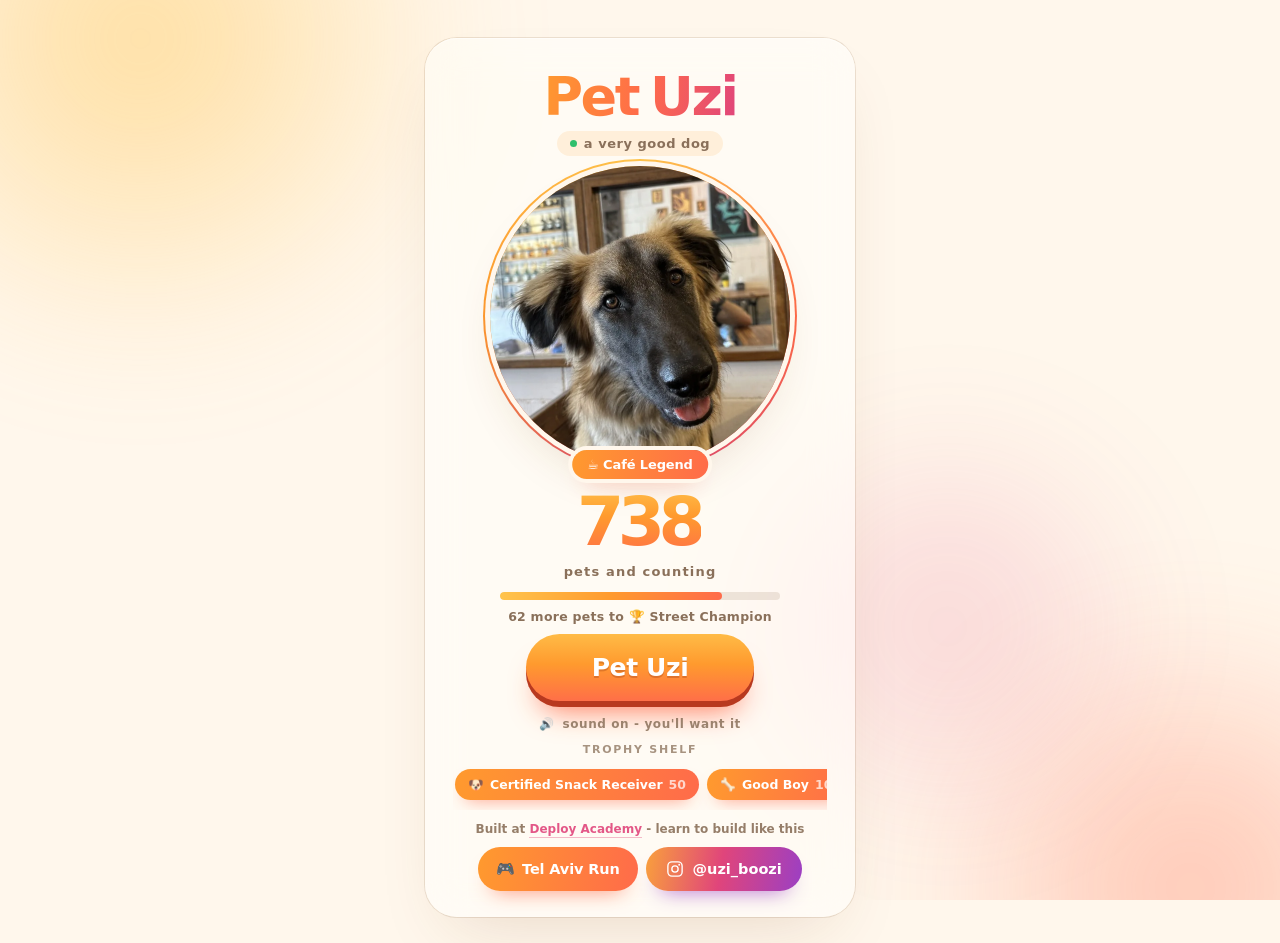
<file: index.html>
<!doctype html>
<html lang="en">
<head>
<meta charset="utf-8" />
<meta name="viewport" content="width=device-width, initial-scale=1, viewport-fit=cover" />
<title>Pet Uzi</title>
<meta name="description" content="A very good dog. Press the button. Pet Uzi." />
<meta property="og:title" content="Pet Uzi" />
<meta property="og:description" content="A very good dog. Press the button. Pet Uzi." />
<meta property="og:image" content="assets/uzi.jpg" />
<meta name="theme-color" content="#fff7ec" />
<link rel="icon" href="assets/uzi.jpg" />
<link rel="stylesheet" href="styles.css" />
</head>
<body>

  <div class="bg" aria-hidden="true">
    <span class="blob blob-a"></span>
    <span class="blob blob-b"></span>
    <span class="blob blob-c"></span>
  </div>

  <main class="card">

    <header class="head">
      <h1 class="title">Pet<span class="title-gap"></span>Uzi</h1>
      <p class="sub"><span class="dot"></span>a very good dog</p>
    </header>

    <div class="frame" id="frame" role="button" tabindex="0" aria-label="Pet Uzi">
      <span class="halo" aria-hidden="true"></span>
      <span class="stage">
        <picture>
          <source srcset="assets/uzi.webp" type="image/webp" />
          <img
            class="photo"
            id="photo"
            src="assets/uzi.jpg"
            alt="Uzi, a big fluffy tan-and-black dog, tilting his head at the camera in a cafe"
            decoding="async"
          />
        </picture>
        <video
          class="clip"
          id="clip"
          src="assets/petting-uzi.mp4"
          playsinline
          preload="auto"
          disablepictureinpicture
        ></video>
      </span>
      <span class="ring" id="ring" aria-hidden="true"></span>
      <span class="rank" id="rank"></span>
    </div>

    <section class="tally">
      <div class="odo" id="odo" aria-hidden="true"></div>
      <p class="sr" id="srCount" aria-live="polite">0 pets</p>
      <p class="count-label" id="countLabel">pets and counting</p>
    </section>

    <section class="progress" id="progress">
      <div class="track"><span class="fill" id="fill"></span></div>
      <p class="to-next" id="toNext"></p>
    </section>

    <button class="pet" id="petBtn" type="button">
      <span class="pet-face">
        <span class="pet-text">Pet Uzi</span>
        <span class="shine" aria-hidden="true"></span>
      </span>
    </button>

    <p class="hint"><span class="spk">🔊</span> sound on - you'll want it</p>

    <section class="shelf-wrap">
      <h2 class="shelf-title">Trophy shelf</h2>
      <div class="shelf" id="shelf"></div>
    </section>

    <div class="burst" id="burst" aria-hidden="true"></div>
    <div class="toast" id="toast" role="status"></div>

    <p class="academy">
      Built at <a href="https://deploytlv.com/academy/" target="_blank" rel="noopener noreferrer">Deploy Academy</a> - learn to build like this
    </p>

    <footer class="foot">
      <a class="play" href="game.html">
        <span class="play-ico">🎮</span>
        <span>Tel&nbsp;Aviv Run</span>
      </a>

      <a class="ig" id="igLink" href="https://www.instagram.com/uzi_boozi" target="_blank" rel="noopener noreferrer">
        <svg viewBox="0 0 24 24" width="18" height="18" aria-hidden="true">
          <rect x="2.5" y="2.5" width="19" height="19" rx="5.5" fill="none" stroke="currentColor" stroke-width="1.8"/>
          <circle cx="12" cy="12" r="4.2" fill="none" stroke="currentColor" stroke-width="1.8"/>
          <circle cx="17.6" cy="6.4" r="1.25" fill="currentColor"/>
        </svg>
        <span id="igHandle">@uzi_boozi</span>
      </a>
    </footer>

  </main>

  <script src="script.js"></script>
</body>
</html>
</file>
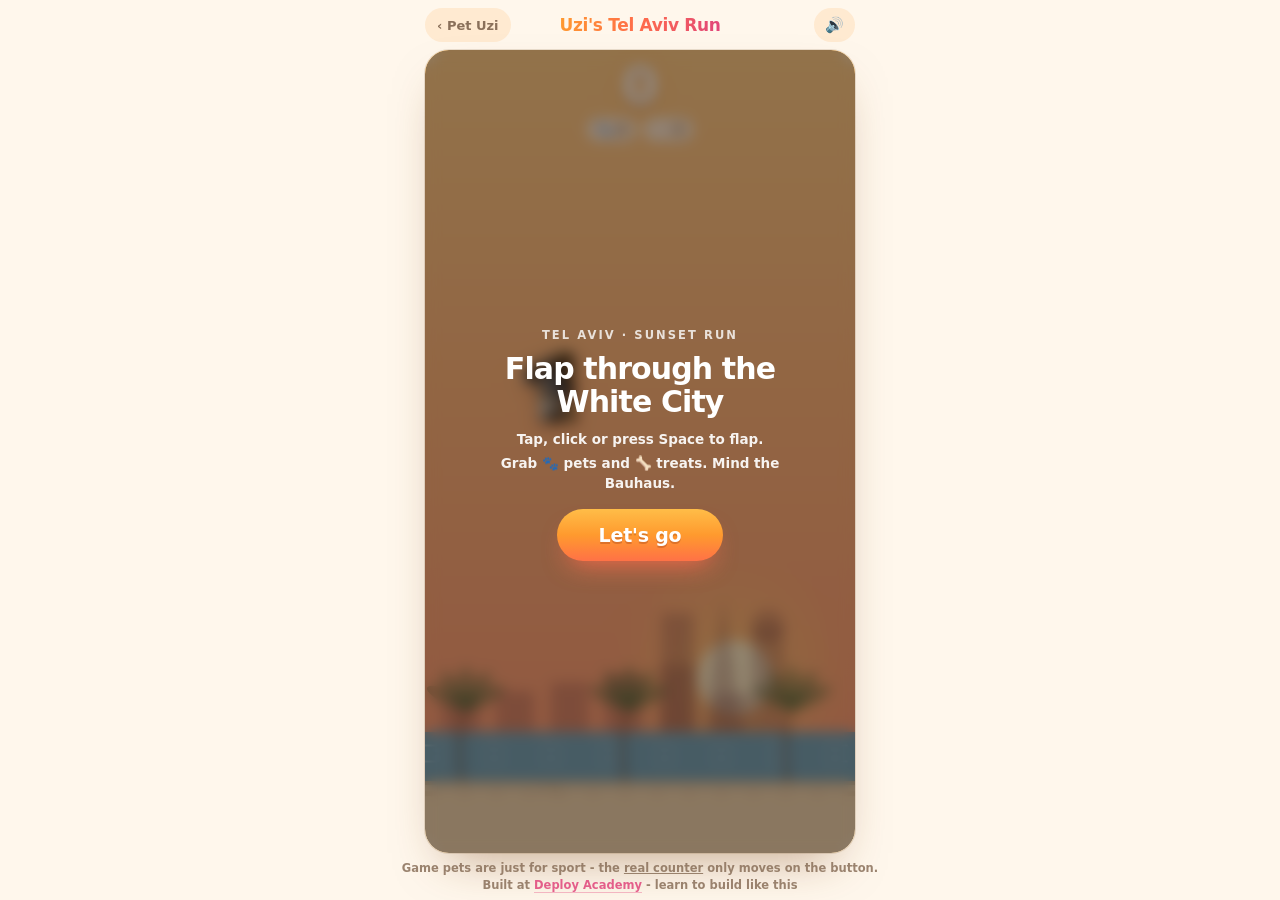
<file: game.html>
<!doctype html>
<html lang="en">
<head>
<meta charset="utf-8" />
<meta name="viewport" content="width=device-width, initial-scale=1, viewport-fit=cover, user-scalable=no" />
<title>Uzi's Tel Aviv Run</title>
<meta name="description" content="Flap Uzi through Tel Aviv. Collect pets and treats. Don't hit the Bauhaus." />
<meta property="og:title" content="Uzi's Tel Aviv Run" />
<meta property="og:description" content="Flap Uzi through Tel Aviv. Collect pets and treats." />
<meta property="og:image" content="assets/uzi.jpg" />
<meta name="theme-color" content="#ffd8a8" />
<link rel="icon" href="assets/uzi.jpg" />
<link rel="stylesheet" href="game.css" />
</head>
<body>

  <div class="wrap">

    <header class="bar">
      <a class="back" href="./" aria-label="Back to Pet Uzi">‹ Pet Uzi</a>
      <h1 class="name">Uzi's Tel Aviv Run</h1>
      <button class="snd" id="sndBtn" type="button" aria-label="Toggle sound">🔊</button>
    </header>

    <div class="stage" id="stage">
      <canvas id="game"></canvas>

      <div class="hud" id="hud" aria-hidden="true">
        <span class="score" id="score">0</span>
        <span class="tallies">
          <span class="tally"><span class="ico">🐾</span><b id="petCount">0</b></span>
          <span class="tally"><span class="ico">🦴</span><b id="treatCount">0</b></span>
        </span>
      </div>

      <div class="panel" id="startPanel">
        <p class="kicker">Tel Aviv · sunset run</p>
        <h2>Flap through the White City</h2>
        <p class="how">
          <span><b>Tap</b>, click or press <b>Space</b> to flap.</span>
          <span>Grab <b>🐾 pets</b> and <b>🦴 treats</b>. Mind the Bauhaus.</span>
        </p>
        <button class="go" id="startBtn" type="button">Let's go</button>
        <p class="best" id="startBest"></p>
      </div>

      <div class="panel hidden" id="overPanel">
        <p class="kicker" id="verdict">Good run</p>
        <h2 id="finalScore">0</h2>
        <p class="breakdown" id="breakdown"></p>
        <button class="go" id="againBtn" type="button">Again</button>
        <p class="best" id="overBest"></p>
      </div>
    </div>

    <p class="foot-note">
      Game pets are just for sport - the <a href="./">real counter</a> only moves on the button.
      <span class="academy-line">Built at <a href="https://deploytlv.com/academy/" target="_blank" rel="noopener noreferrer">Deploy Academy</a> - learn to build like this</span>
    </p>

  </div>

  <script src="game.js"></script>
</body>
</html>
</file>
<file: styles.css>
/* ---- Pet Uzi -----------------------------------------------------------
   Built mobile-first; the wider layout is a light touch-up at the end.
   ---------------------------------------------------------------------- */

:root{
  --paper:    #fff7ec;
  --ink:      #2b1b12;
  --ink-soft: #8a705a;

  --sun:   #ffc44d;
  --amber: #ff9a2e;
  --coral: #ff6b4a;
  --berry: #e0457b;

  --card:   rgba(255, 255, 255, .55);
  --stroke: rgba(120, 80, 40, .14);
  --shadow: rgba(120, 66, 20, .18);
}

@media (prefers-color-scheme: dark){
  :root{
    --paper:    #191013;
    --ink:      #fdf3e7;
    --ink-soft: #b79a83;
    --card:     rgba(255, 255, 255, .06);
    --stroke:   rgba(255, 210, 160, .14);
    --shadow:   rgba(0, 0, 0, .5);
  }
}

*, *::before, *::after{ box-sizing: border-box; }
html{ -webkit-text-size-adjust: 100%; }

body{
  margin: 0;
  padding: clamp(12px, 3vw, 40px) 14px calc(14px + env(safe-area-inset-bottom));
  min-height: 100vh;
  min-height: 100dvh;
  /* Flex, not grid: a grid's implicit `auto` column grows to its item's
     max-content, and the trophy shelf's intrinsic width (nine un-wrapping
     badges) blew that track out to ~1800px, shoving the card off-screen.
     overflow-x:auto zeroes a box's minimum size, not its max-content. */
  display: flex;
  flex-direction: column;
  align-items: center;
  justify-content: center;
  position: relative;
  overflow-x: hidden;

  font-family: ui-rounded, "SF Pro Rounded", "Nunito", "Avenir Next",
               system-ui, -apple-system, "Segoe UI", sans-serif;
  color: var(--ink);
  background: var(--paper);
  -webkit-font-smoothing: antialiased;
  -webkit-tap-highlight-color: transparent;
}

/* ---- drifting background ----------------------------------------------- */

.bg{ position: fixed; inset: 0; overflow: hidden; pointer-events: none; z-index: 0; }

.blob{
  position: absolute;
  border-radius: 50%;
  filter: blur(60px);
  opacity: .5;
  will-change: transform;
}

.blob-a{
  width: 54vmax; height: 54vmax; top: -24vmax; left: -16vmax;
  background: radial-gradient(circle, var(--sun), transparent 68%);
  animation: drift-a 22s ease-in-out infinite;
}
.blob-b{
  width: 46vmax; height: 46vmax; bottom: -22vmax; right: -16vmax;
  background: radial-gradient(circle, var(--coral), transparent 68%);
  animation: drift-b 27s ease-in-out infinite;
  opacity: .38;
}
.blob-c{
  width: 36vmax; height: 36vmax; top: 44%; left: 56%;
  background: radial-gradient(circle, var(--berry), transparent 70%);
  animation: drift-c 31s ease-in-out infinite;
  opacity: .2;
}

@keyframes drift-a{ 50%{ transform: translate(9vmax, 7vmax) scale(1.12); } }
@keyframes drift-b{ 50%{ transform: translate(-10vmax, -6vmax) scale(1.15); } }
@keyframes drift-c{ 50%{ transform: translate(-7vmax, 9vmax) scale(.88); } }

@media (prefers-color-scheme: dark){
  .blob-a{ opacity: .3; } .blob-b{ opacity: .26; } .blob-c{ opacity: .16; }
}

/* ---- card --------------------------------------------------------------- */

.card{
  position: relative;
  z-index: 1;
  width: min(430px, 100%);
  max-width: 100%;
  display: flex;
  flex-direction: column;
  align-items: center;
  padding: clamp(20px, 5vw, 34px) clamp(14px, 4vw, 28px) clamp(18px, 4vw, 26px);
  border-radius: 32px;
  background: var(--card);
  backdrop-filter: blur(20px) saturate(1.5);
  -webkit-backdrop-filter: blur(20px) saturate(1.5);
  box-shadow:
    inset 0 1px 0 rgba(255, 255, 255, .5),
    0 0 0 1px var(--stroke),
    0 30px 70px -28px var(--shadow);
}

/* ---- header -------------------------------------------------------------- */

.head{ text-align: center; margin-bottom: 10px; }

.title{
  margin: 0;
  font-size: clamp(38px, 11.5vw, 54px);
  font-weight: 800;
  letter-spacing: -.045em;
  line-height: .92;
  background: linear-gradient(102deg, var(--amber) 0%, var(--coral) 52%, var(--berry) 100%);
  -webkit-background-clip: text;
  background-clip: text;
  color: transparent;
}

.title-gap{ display: inline-block; width: .22em; }

.sub{
  display: inline-flex;
  align-items: center;
  gap: 7px;
  margin: 9px 0 0;
  padding: 5px 13px;
  border-radius: 999px;
  background: rgba(255, 154, 46, .13);
  font-size: 13px;
  font-weight: 700;
  letter-spacing: .04em;
  color: var(--ink-soft);
}

.dot{
  width: 7px; height: 7px;
  border-radius: 50%;
  background: #2fbf6b;
  animation: blip 2.4s ease-out infinite;
}

@keyframes blip{
  0%  { box-shadow: 0 0 0 0 rgba(47, 191, 107, .55); }
  70% { box-shadow: 0 0 0 8px rgba(47, 191, 107, 0); }
  100%{ box-shadow: 0 0 0 0 rgba(47, 191, 107, 0); }
}

/* ---- the dog ------------------------------------------------------------- */

.frame{
  position: relative;
  width: min(300px, 72vw);
  aspect-ratio: 1;
  margin-bottom: 16px;
  cursor: pointer;
  -webkit-tap-highlight-color: transparent;
  transition: transform .55s cubic-bezier(.2, .9, .25, 1.15);
  will-change: transform;
}

.frame:focus-visible{ outline: 3px solid var(--coral); outline-offset: 10px; border-radius: 50%; }

/* While the clip runs the whole thing swells — order matters here, .bump is
   the sharper kick layered on top and must win. */
.frame.playing{ transform: scale(1.085); }
.frame.bump{ transform: scale(1.14) rotate(-2.5deg); }

.halo{
  position: absolute;
  inset: -7px;
  border-radius: 50%;
  background: conic-gradient(from 0deg, var(--sun), var(--coral), var(--berry), var(--amber), var(--sun));
  animation: spin 9s linear infinite;
}

@keyframes spin{ to{ transform: rotate(360deg); } }

.stage{
  position: absolute;
  inset: 0;
  border-radius: 50%;
  overflow: hidden;
  background: rgba(120, 80, 40, .12);
  box-shadow: 0 0 0 5px var(--paper), 0 22px 46px -14px var(--shadow);
}

.stage picture{ display: contents; }   /* keeps .photo positioned against .stage */

.photo, .clip{
  position: absolute;
  inset: 0;
  width: 100%;
  height: 100%;
  object-fit: cover;
  display: block;
}

/* The clip is now encoded as the exact square the circle shows, so there is
   no crop left to position. */

.clip{ opacity: 0; visibility: hidden; transition: opacity .16s ease; }
.photo{ transition: opacity .16s ease .04s; }

.frame.playing .clip{ opacity: 1; visibility: visible; }
.frame.playing .photo{ opacity: 0; }

.ring{
  position: absolute;
  inset: 0;
  border-radius: 50%;
  pointer-events: none;
}
.ring.go{ animation: ring .68s cubic-bezier(.2,.7,.3,1) forwards; }

@keyframes ring{
  from{ box-shadow: 0 0 0 0 rgba(255, 107, 74, .45); }
  to  { box-shadow: 0 0 0 32px rgba(255, 107, 74, 0); }
}

/* current rank, straddling the bottom edge of the portrait */
.rank{
  position: absolute;
  left: 50%;
  bottom: -13px;
  transform: translateX(-50%);
  z-index: 2;
  display: inline-flex;
  align-items: center;
  gap: 6px;
  max-width: 96%;
  padding: 7px 15px;
  border-radius: 999px;
  background: linear-gradient(100deg, var(--amber), var(--coral));
  color: #fff;
  font-size: 13px;
  font-weight: 800;
  letter-spacing: -.01em;
  white-space: nowrap;
  box-shadow: 0 0 0 4px var(--paper), 0 12px 24px -12px rgba(255, 107, 74, .9);
}

.rank.fresh{ animation: rank-in .7s cubic-bezier(.2,.9,.25,1.5); }

@keyframes rank-in{
  0%  { transform: translateX(-50%) scale(.4) rotate(-12deg); opacity: 0; }
  55% { transform: translateX(-50%) scale(1.18) rotate(4deg); opacity: 1; }
  100%{ transform: translateX(-50%) scale(1) rotate(0); }
}

/* ---- odometer ------------------------------------------------------------ */

.tally{ text-align: center; margin: 6px 0 0; }

.odo{
  display: flex;
  justify-content: center;
  align-items: center;
  font-size: clamp(48px, 14.5vw, 68px);
  font-weight: 800;
  line-height: 1;
  letter-spacing: -.04em;
  font-variant-numeric: tabular-nums;
  color: var(--amber);
}

.odo.pop{ animation: pop .34s cubic-bezier(.2,.9,.25,1.5); }

@keyframes pop{ 40%{ transform: scale(1.09); } }

.digit{
  position: relative;
  display: block;
  width: .60em;
  height: 1em;
  overflow: hidden;
}

.reel{
  position: absolute;
  top: 0; left: 0;
  width: 100%;
  display: flex;
  flex-direction: column;
  transform: translateY(calc(var(--d, 0) * -1em));
  transition: transform .6s cubic-bezier(.2, .85, .2, 1);
}

/* The gradient lives on each glyph rather than on .odo: the digit slots are
   overflow:hidden, which stops a background-clip:text on the parent from
   reaching the numbers inside. Every glyph is exactly 1em tall and baseline
   aligned, so per-glyph gradients read as one continuous sweep. */
.reel span,
.comma{
  background: linear-gradient(180deg, var(--sun) -10%, var(--amber) 42%, var(--coral) 108%);
  -webkit-background-clip: text;
  background-clip: text;
  color: transparent;
}

.reel span{
  height: 1em;
  display: flex;
  align-items: center;
  justify-content: center;
}

.comma{ display: block; width: .26em; }

.count-label{
  margin: 8px 0 0;
  font-size: 13px;
  font-weight: 700;
  letter-spacing: .09em;
  text-transform: lowercase;
  color: var(--ink-soft);
}

.sr{
  position: absolute;
  width: 1px; height: 1px;
  margin: -1px; padding: 0;
  overflow: hidden;
  clip: rect(0 0 0 0);
  white-space: nowrap;
  border: 0;
}

/* ---- progress to next rank ------------------------------------------------ */

.progress{ width: min(280px, 88%); margin: 13px 0 16px; text-align: center; }

.track{
  height: 8px;
  border-radius: 999px;
  background: rgba(120, 80, 40, .13);
  overflow: hidden;
}

.fill{
  display: block;
  height: 100%;
  width: 0;
  border-radius: 999px;
  background: linear-gradient(90deg, var(--sun), var(--amber), var(--coral));
  transition: width .6s cubic-bezier(.2, .85, .2, 1);
}

.to-next{
  margin: 9px 0 0;
  font-size: 12.5px;
  font-weight: 700;
  letter-spacing: .02em;
  color: var(--ink-soft);
}

/* ---- the button ----------------------------------------------------------- */

.pet{
  position: relative;
  appearance: none;
  border: 0;
  padding: 0;
  cursor: pointer;
  font: inherit;
  border-radius: 999px;
  background: #b8391f;
  box-shadow: 0 16px 30px -14px rgba(255, 107, 74, .95);
  transition: transform .12s ease, box-shadow .12s ease;
  touch-action: manipulation;
  user-select: none;
  -webkit-user-select: none;
}

.pet-face{
  position: relative;
  display: block;
  overflow: hidden;
  padding: 19px clamp(48px, 15vw, 66px);
  border-radius: 999px;
  background: linear-gradient(180deg, var(--sun) -12%, var(--amber) 45%, var(--coral) 105%);
  color: #fff;
  font-size: clamp(21px, 5.8vw, 25px);
  font-weight: 800;
  letter-spacing: -.015em;
  text-shadow: 0 1.5px 0 rgba(150, 55, 20, .3);
  transform: translateY(-6px);
  transition: transform .11s cubic-bezier(.3,.8,.4,1);
}

.pet-text{ position: relative; z-index: 1; }

.shine{
  position: absolute;
  top: 0; bottom: 0;
  width: 42%;
  left: -60%;
  background: linear-gradient(100deg, transparent, rgba(255,255,255,.45), transparent);
  animation: sweep 3.6s ease-in-out infinite;
}

@keyframes sweep{
  0%, 62%{ left: -60%; }
  92%, 100%{ left: 125%; }
}

.pet:active{ box-shadow: 0 6px 14px -10px rgba(255, 107, 74, .9); }
.pet:active .pet-face{ transform: translateY(-1px) scale(.975); }
.pet:focus-visible{ outline: 3px solid var(--ink); outline-offset: 5px; }

/* Hover lift only where there's a real pointer — on touch it sticks. */
@media (hover: hover){
  .pet:hover .pet-face{ transform: translateY(-8px); }
  .frame:hover{ transform: scale(1.02); }
}

.hint{
  margin: 10px 0 0;
  font-size: 12px;
  font-weight: 600;
  letter-spacing: .05em;
  color: var(--ink-soft);
  opacity: .85;
}

.spk{ margin-right: 3px; }

/* ---- trophy shelf ----------------------------------------------------------- */

.shelf-wrap{
  width: 100%;
  min-width: 0;          /* without this the shelf's content width leaks upward */
  max-width: 100%;
  margin-top: 12px;
}

.shelf-title{
  margin: 0 0 9px;
  text-align: center;
  font-size: 11px;
  font-weight: 800;
  letter-spacing: .16em;
  text-transform: uppercase;
  color: var(--ink-soft);
  opacity: .75;
}

/* Horizontal strip: nine ranks would stack far too tall on a phone. */
.shelf{
  display: flex;
  gap: 8px;
  min-width: 0;
  overflow-x: auto;
  scroll-snap-type: x proximity;
  padding: 4px 2px 10px;
  -webkit-overflow-scrolling: touch;
  scrollbar-width: none;
}

.shelf::-webkit-scrollbar{ display: none; }

.badge{
  flex: 0 0 auto;
  scroll-snap-align: center;
  display: inline-flex;
  align-items: center;
  gap: 6px;
  padding: 8px 13px;
  border-radius: 999px;
  font-size: 12.5px;
  font-weight: 800;
  white-space: nowrap;
  background: linear-gradient(100deg, var(--amber), var(--coral));
  color: #fff;
  box-shadow: 0 8px 18px -10px rgba(255, 107, 74, .9);
  transition: transform .3s cubic-bezier(.2,.9,.25,1.4);
}

.badge .at{ opacity: .72; font-weight: 700; }

.badge.locked{
  background: rgba(120, 80, 40, .09);
  color: var(--ink-soft);
  box-shadow: inset 0 0 0 1.5px var(--stroke);
  filter: grayscale(1);
  opacity: .72;
}

.badge.fresh{ animation: rank-in .7s cubic-bezier(.2,.9,.25,1.5); }

@media (prefers-color-scheme: dark){
  .badge.locked{ background: rgba(255, 255, 255, .05); }
}

/* ---- floating pips ----------------------------------------------------------- */

/* Anchored to the button in JS rather than by a hard offset, so the pips keep
   launching from the right place as the layout reflows across screen sizes. */
.burst{
  position: absolute;
  left: 50%;
  top: 0;
  width: 0; height: 0;
  pointer-events: none;
  z-index: 4;
}

.pip{
  position: absolute;
  left: 0; bottom: 0;
  font-size: 23px;
  font-weight: 800;
  color: var(--coral);
  white-space: nowrap;
  animation: float 1.15s cubic-bezier(.25,.6,.35,1) forwards;
}

@keyframes float{
  0%  { opacity: 0; transform: translate(-50%, 0) scale(.5) rotate(0deg); }
  16% { opacity: 1; transform: translate(calc(-50% + var(--dx)), -22px) scale(1.12) rotate(var(--rot)); }
  100%{ opacity: 0; transform: translate(calc(-50% + var(--dx) * 2.6), -118px) scale(.85) rotate(var(--rot)); }
}

/* ---- milestone toast ---------------------------------------------------------- */

.toast{
  position: fixed;
  left: 50%;
  bottom: calc(20px + env(safe-area-inset-bottom));
  transform: translate(-50%, 190%);
  z-index: 9;
  max-width: calc(100vw - 28px);
  padding: 12px 22px;
  border-radius: 999px;
  background: linear-gradient(100deg, var(--amber), var(--coral));
  color: #fff;
  font-size: 14.5px;
  font-weight: 800;
  letter-spacing: -.01em;
  text-align: center;
  box-shadow: 0 16px 34px -14px rgba(255, 107, 74, .9);
  opacity: 0;
  transition: transform .5s cubic-bezier(.2,.9,.25,1.3), opacity .35s ease;
}

.toast.show{ transform: translate(-50%, 0); opacity: 1; }

/* ---- play link ------------------------------------------------------------- */

/* Shares the footer row with Instagram — a full-width banner cost ~70px and
   pushed the trophy shelf off the bottom of a phone screen. */
.play{
  display: inline-flex;
  align-items: center;
  gap: 7px;
  min-height: 44px;
  padding: 11px 18px;
  border-radius: 999px;
  text-decoration: none;
  color: #fff;
  font-size: 14.5px;
  font-weight: 800;
  letter-spacing: -.01em;
  white-space: nowrap;
  background: linear-gradient(100deg, var(--amber), var(--coral));
  box-shadow: 0 12px 22px -14px rgba(255, 107, 74, .95);
  transition: transform .18s ease, box-shadow .18s ease;
}

.play-ico{ font-size: 15px; line-height: 1; }

@media (hover: hover){
  .play:hover{ transform: translateY(-2px); box-shadow: 0 16px 26px -14px rgba(255, 107, 74, 1); }
}

.play:focus-visible{ outline: 3px solid var(--ink); outline-offset: 3px; }

/* ---- academy line ---------------------------------------------------------- */

.academy{
  margin: 12px 0 0;
  text-align: center;
  font-size: 12px;
  font-weight: 600;
  color: var(--ink-soft);
  opacity: .9;
}

.academy a{
  color: var(--berry);
  font-weight: 800;
  text-decoration: none;
  border-bottom: 1.5px solid rgba(224, 69, 123, .4);
  padding-bottom: 1px;
  transition: border-color .18s ease;
}

@media (hover: hover){
  .academy a:hover{ border-bottom-color: var(--berry); }
}

.academy a:focus-visible{ outline: 3px solid var(--berry); outline-offset: 3px; border-radius: 4px; }

/* ---- footer -------------------------------------------------------------------- */

.foot{
  display: flex;
  flex-wrap: wrap;
  justify-content: center;
  gap: 8px;
  margin-top: 11px;
}

.ig{
  display: inline-flex;
  align-items: center;
  gap: 9px;
  min-height: 44px;              /* comfortable thumb target */
  padding: 11px 20px;
  border-radius: 999px;
  color: var(--ink-soft);
  text-decoration: none;
  font-size: 14.5px;
  font-weight: 800;
  /* Was a translucent grey pill that only gained colour on hover — which never
     happens on a phone, so it read as a disabled button. */
  color: #fff;
  background: linear-gradient(100deg, #f9a03c 0%, #e0457b 48%, #9b3fc4 100%);
  box-shadow: 0 12px 22px -14px rgba(155, 63, 196, .95);
  transition: box-shadow .18s ease, transform .18s ease;
}

@media (hover: hover){
  .ig:hover{
    box-shadow: 0 16px 26px -14px rgba(155, 63, 196, 1);
    transform: translateY(-2px);
  }
}

.ig:focus-visible{ outline: 3px solid var(--coral); outline-offset: 3px; }

/* ---- shorter phones ---------------------------------------------------------------
   Two steps down rather than one, so an iPhone SE gets the whole thing —
   portrait, count, button — without scrolling for the primary action. */

/* Tall phones (a 14/15 at 844) fall between the other steps and were pushing
   the footer past the fold. Trims margins first, the portrait only slightly. */
@media (max-height: 880px){
  body{ padding-bottom: calc(10px + env(safe-area-inset-bottom)); }
  .head{ margin-bottom: 8px; }
  .frame{ width: min(300px, 68vw); margin-bottom: 12px; }
  .tally{ margin-top: 4px; }
  .count-label{ margin-top: 6px; }
  .progress{ margin: 10px 0 13px; }
  .hint{ margin-top: 8px; }
  .shelf-wrap{ margin-top: 9px; }
  .academy{ margin-top: 9px; }
  .foot{ margin-top: 8px; }
}

@media (max-height: 800px){
  body{ padding-top: 12px; padding-bottom: calc(10px + env(safe-area-inset-bottom)); }
  .card{ padding-top: 20px; padding-bottom: 18px; }
  .head{ margin-bottom: 8px; }
  .frame{ width: min(252px, 60vw); margin-bottom: 14px; }
  .odo{ font-size: clamp(42px, 12vw, 56px); }
  .count-label{ margin-top: 6px; }
  .progress{ margin: 10px 0 13px; }
  .pet-face{ padding: 16px clamp(44px, 14vw, 58px); }
  .hint{ margin-top: 8px; }
  .shelf-wrap{ margin-top: 8px; }
  .shelf-title{ margin-bottom: 6px; }
  .academy{ margin-top: 7px; font-size: 11.5px; }
  .foot{ margin-top: 7px; }
  .card{ padding-bottom: 14px; }
}

@media (max-height: 700px){
  body{ padding-top: 9px; padding-bottom: calc(8px + env(safe-area-inset-bottom)); }
  .card{ padding-top: 16px; padding-bottom: 14px; border-radius: 26px; }
  .title{ font-size: clamp(31px, 9vw, 40px); }
  .sub{ margin-top: 6px; padding: 4px 11px; font-size: 12px; }
  .head{ margin-bottom: 6px; }
  .frame{ width: min(196px, 50vw); margin-bottom: 11px; }
  .odo{ font-size: clamp(36px, 10.5vw, 46px); }
  .count-label{ margin-top: 4px; font-size: 11.5px; letter-spacing: .06em; }
  .progress{ margin: 8px 0 10px; }
  .track{ height: 7px; }
  .to-next{ margin-top: 7px; font-size: 11.5px; }
  .pet-face{ padding: 14px clamp(38px, 12vw, 52px); font-size: clamp(19px, 5.2vw, 22px); }
  .hint{ margin-top: 7px; font-size: 11.5px; }
  .shelf-wrap{ margin-top: 8px; }
  .shelf-title{ margin-bottom: 5px; font-size: 10px; }
  .academy{ margin-top: 6px; font-size: 11px; }
  .badge{ padding: 7px 11px; font-size: 11.5px; }
  .foot{ margin-top: 8px; }
  .ig{ min-height: 40px; padding: 9px 17px; font-size: 13.5px; }
}

/* ---- reduced motion ---------------------------------------------------------------- */

@media (prefers-reduced-motion: reduce){
  *, *::before, *::after{
    animation-duration: .01ms !important;
    animation-iteration-count: 1 !important;
    transition-duration: .01ms !important;
  }
  .blob, .halo, .shine, .dot{ animation: none !important; }
}
</file>
<file: game.css>
/* ---- Uzi's Tel Aviv Run ------------------------------------------------- */

:root{
  --paper:    #fff7ec;
  --ink:      #2b1b12;
  --ink-soft: #8a705a;
  --sun:      #ffc44d;
  --amber:    #ff9a2e;
  --coral:    #ff6b4a;
  --berry:    #e0457b;
  --stroke:   rgba(120, 80, 40, .16);
}

@media (prefers-color-scheme: dark){
  :root{
    --paper:    #191013;
    --ink:      #fdf3e7;
    --ink-soft: #b79a83;
    --stroke:   rgba(255, 210, 160, .16);
  }
}

*, *::before, *::after{ box-sizing: border-box; }
html{ -webkit-text-size-adjust: 100%; }

body{
  margin: 0;
  min-height: 100vh;
  min-height: 100dvh;
  font-family: ui-rounded, "SF Pro Rounded", "Nunito", "Avenir Next",
               system-ui, -apple-system, "Segoe UI", sans-serif;
  color: var(--ink);
  background: var(--paper);
  -webkit-font-smoothing: antialiased;
  -webkit-tap-highlight-color: transparent;
  overflow: hidden;                 /* the game owns the screen */
  overscroll-behavior: none;
}

.wrap{
  height: 100vh;
  height: 100dvh;
  display: flex;
  flex-direction: column;
  align-items: center;
  gap: 8px;
  padding: calc(8px + env(safe-area-inset-top)) 12px calc(8px + env(safe-area-inset-bottom));
}

/* ---- top bar ------------------------------------------------------------ */

.bar{
  width: min(430px, 100%);
  flex: 0 0 auto;
  display: grid;
  grid-template-columns: 1fr auto 1fr;
  align-items: center;
  gap: 8px;
}

.name{
  margin: 0;
  text-align: center;
  font-size: clamp(14px, 4vw, 17px);
  font-weight: 800;
  letter-spacing: -.02em;
  background: linear-gradient(100deg, var(--amber), var(--coral), var(--berry));
  -webkit-background-clip: text;
  background-clip: text;
  color: transparent;
  white-space: nowrap;
}

.back, .snd{
  appearance: none;
  border: 0;
  font: inherit;
  cursor: pointer;
  min-height: 34px;
  padding: 6px 12px;
  border-radius: 999px;
  background: rgba(255, 154, 46, .14);
  color: var(--ink-soft);
  font-size: 13px;
  font-weight: 700;
  text-decoration: none;
  display: inline-flex;
  align-items: center;
  justify-content: center;
}

.back{ justify-self: start; }
.snd{ justify-self: end; font-size: 15px; padding: 6px 11px; }
.snd.off{ opacity: .45; }

.back:focus-visible, .snd:focus-visible, .go:focus-visible{
  outline: 3px solid var(--coral);
  outline-offset: 3px;
}

/* ---- stage -------------------------------------------------------------- */

.stage{
  position: relative;
  width: min(430px, 100%);
  flex: 1 1 auto;
  min-height: 0;                    /* lets it actually shrink inside the flex column */
  border-radius: 24px;
  overflow: hidden;
  background: #ffd8a8;
  box-shadow: 0 0 0 1px var(--stroke), 0 22px 50px -22px rgba(120, 66, 20, .5);
}

canvas{
  display: block;
  width: 100%;
  height: 100%;
  touch-action: none;               /* no scroll/zoom hijacking the flaps */
  user-select: none;
}

/* ---- hud ---------------------------------------------------------------- */

.hud{
  position: absolute;
  inset: 10px 12px auto;
  display: flex;
  flex-direction: column;
  align-items: center;
  gap: 6px;
  pointer-events: none;
}

.score{
  font-size: clamp(38px, 11vw, 52px);
  font-weight: 800;
  line-height: 1;
  color: #fff;
  text-shadow: 0 3px 0 rgba(120, 50, 10, .32), 0 0 18px rgba(255, 160, 60, .5);
  font-variant-numeric: tabular-nums;
}

.tallies{ display: flex; gap: 8px; }

.tally{
  display: inline-flex;
  align-items: center;
  gap: 5px;
  padding: 4px 10px;
  border-radius: 999px;
  background: rgba(255, 255, 255, .72);
  color: #6b3f1a;
  font-size: 12.5px;
  font-weight: 800;
  font-variant-numeric: tabular-nums;
}

.ico{ font-size: 12px; }

/* ---- panels -------------------------------------------------------------- */

.panel{
  position: absolute;
  inset: 0;
  z-index: 2;
  display: flex;
  flex-direction: column;
  align-items: center;
  justify-content: center;
  gap: 10px;
  padding: 22px;
  text-align: center;
  background: rgba(28, 14, 6, .48);
  backdrop-filter: blur(7px);
  -webkit-backdrop-filter: blur(7px);
  color: #fff;
}

.panel.hidden{ display: none; }

.kicker{
  margin: 0;
  font-size: 11.5px;
  font-weight: 800;
  letter-spacing: .18em;
  text-transform: uppercase;
  opacity: .8;
}

.panel h2{
  margin: 0;
  font-size: clamp(22px, 6.5vw, 30px);
  font-weight: 800;
  letter-spacing: -.03em;
  line-height: 1.1;
  max-width: 15ch;
}

#finalScore{ font-size: clamp(52px, 16vw, 72px); line-height: 1; }

.how{
  margin: 2px 0 0;
  display: flex;
  flex-direction: column;
  gap: 5px;
  font-size: 13.5px;
  font-weight: 600;
  line-height: 1.45;
  opacity: .92;
  max-width: 30ch;
}

.breakdown{
  margin: 0;
  font-size: 14px;
  font-weight: 700;
  opacity: .92;
}

.go{
  appearance: none;
  border: 0;
  cursor: pointer;
  font: inherit;
  margin-top: 6px;
  padding: 15px 42px;
  border-radius: 999px;
  background: linear-gradient(180deg, var(--sun) -10%, var(--amber) 50%, var(--coral) 108%);
  color: #fff;
  font-size: 19px;
  font-weight: 800;
  letter-spacing: -.01em;
  text-shadow: 0 1.5px 0 rgba(150, 55, 20, .32);
  box-shadow: 0 14px 26px -12px rgba(255, 107, 74, .95);
  touch-action: manipulation;
}

.go:active{ transform: translateY(2px); }

.best{
  margin: 4px 0 0;
  font-size: 12.5px;
  font-weight: 700;
  letter-spacing: .05em;
  opacity: .78;
}

/* ---- footer -------------------------------------------------------------- */

.foot-note{
  flex: 0 0 auto;
  margin: 0;
  text-align: center;
  font-size: 11.5px;
  font-weight: 600;
  color: var(--ink-soft);
  opacity: .85;
}

.foot-note a{ color: inherit; }

.academy-line{ display: block; margin-top: 3px; }

.academy-line a{
  color: var(--berry);
  font-weight: 800;
  text-decoration: none;
  border-bottom: 1.5px solid rgba(224, 69, 123, .4);
}

/* On a short landscape phone the chrome eats the playfield — hide the extras. */
@media (max-height: 460px){
  .bar, .foot-note{ display: none; }
  .wrap{ padding: 4px; gap: 0; }
  .stage{ width: min(760px, 100%); border-radius: 16px; }
}
</file>
